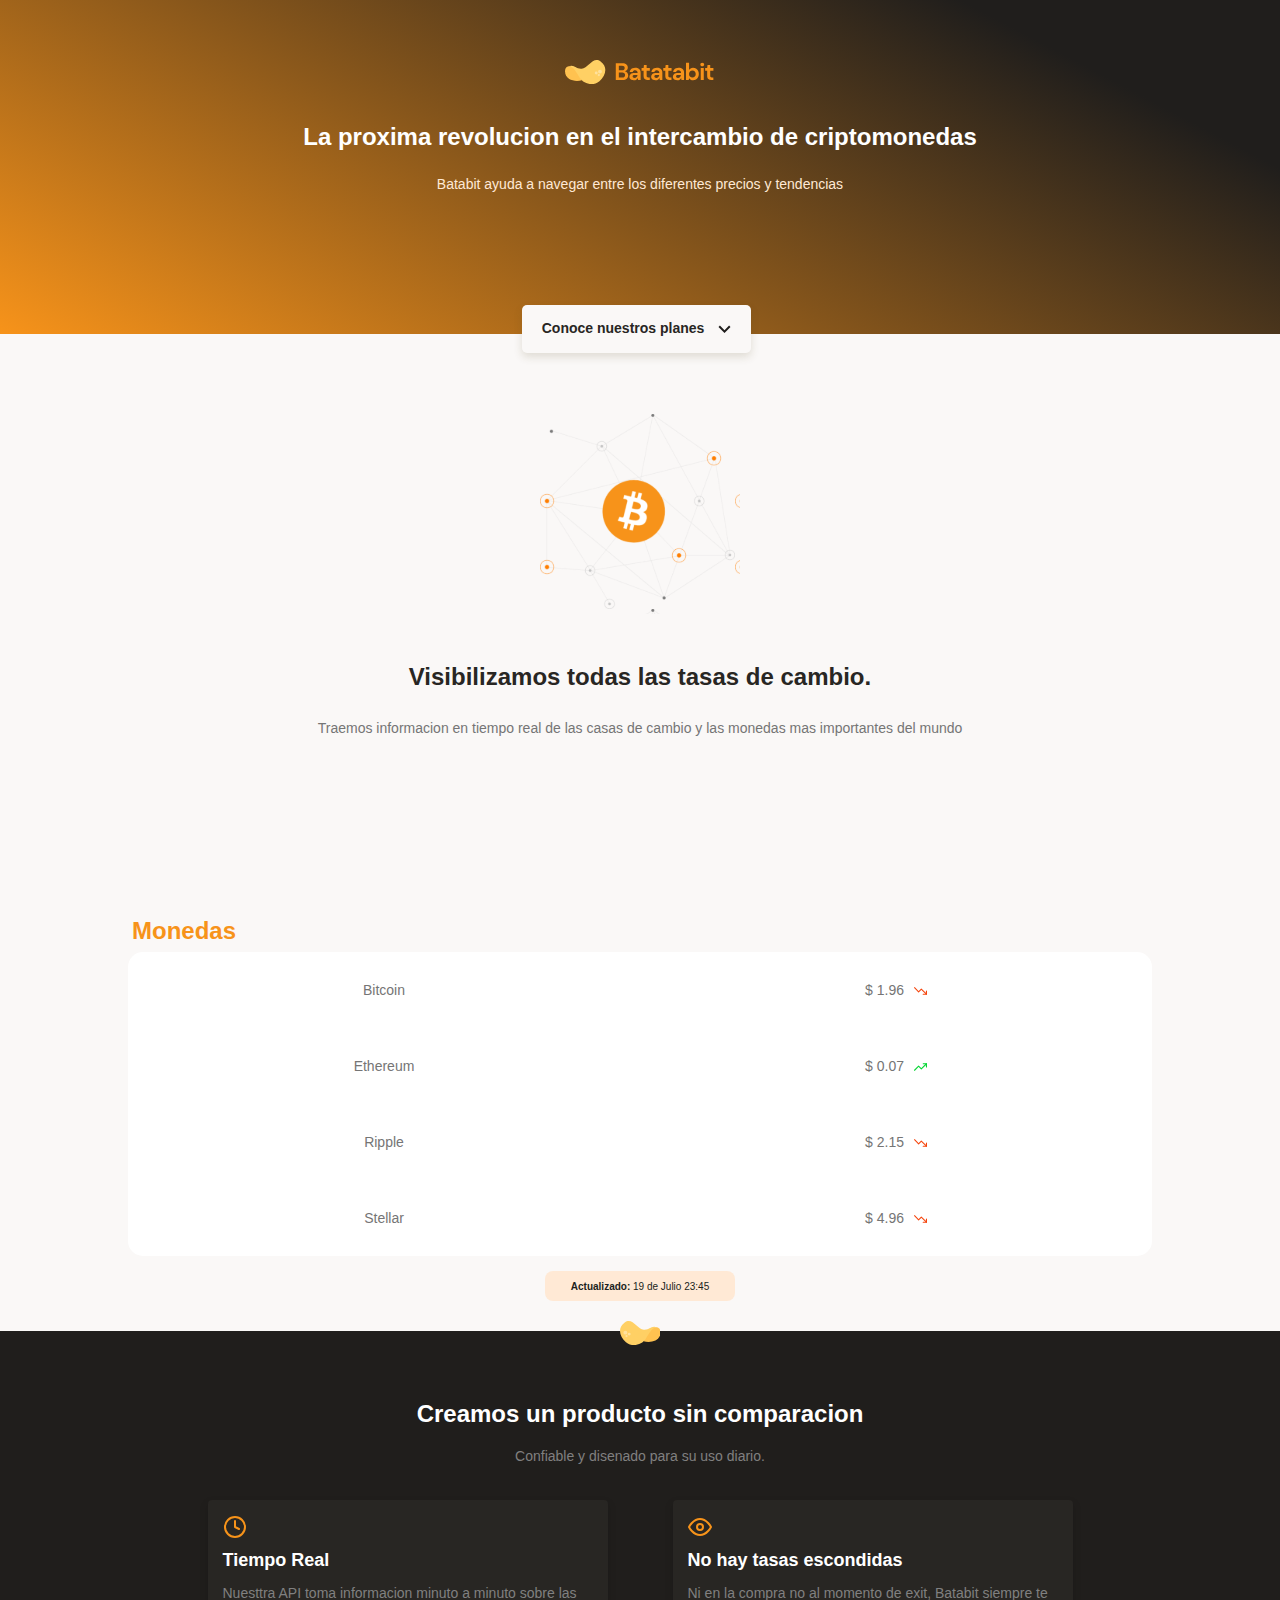
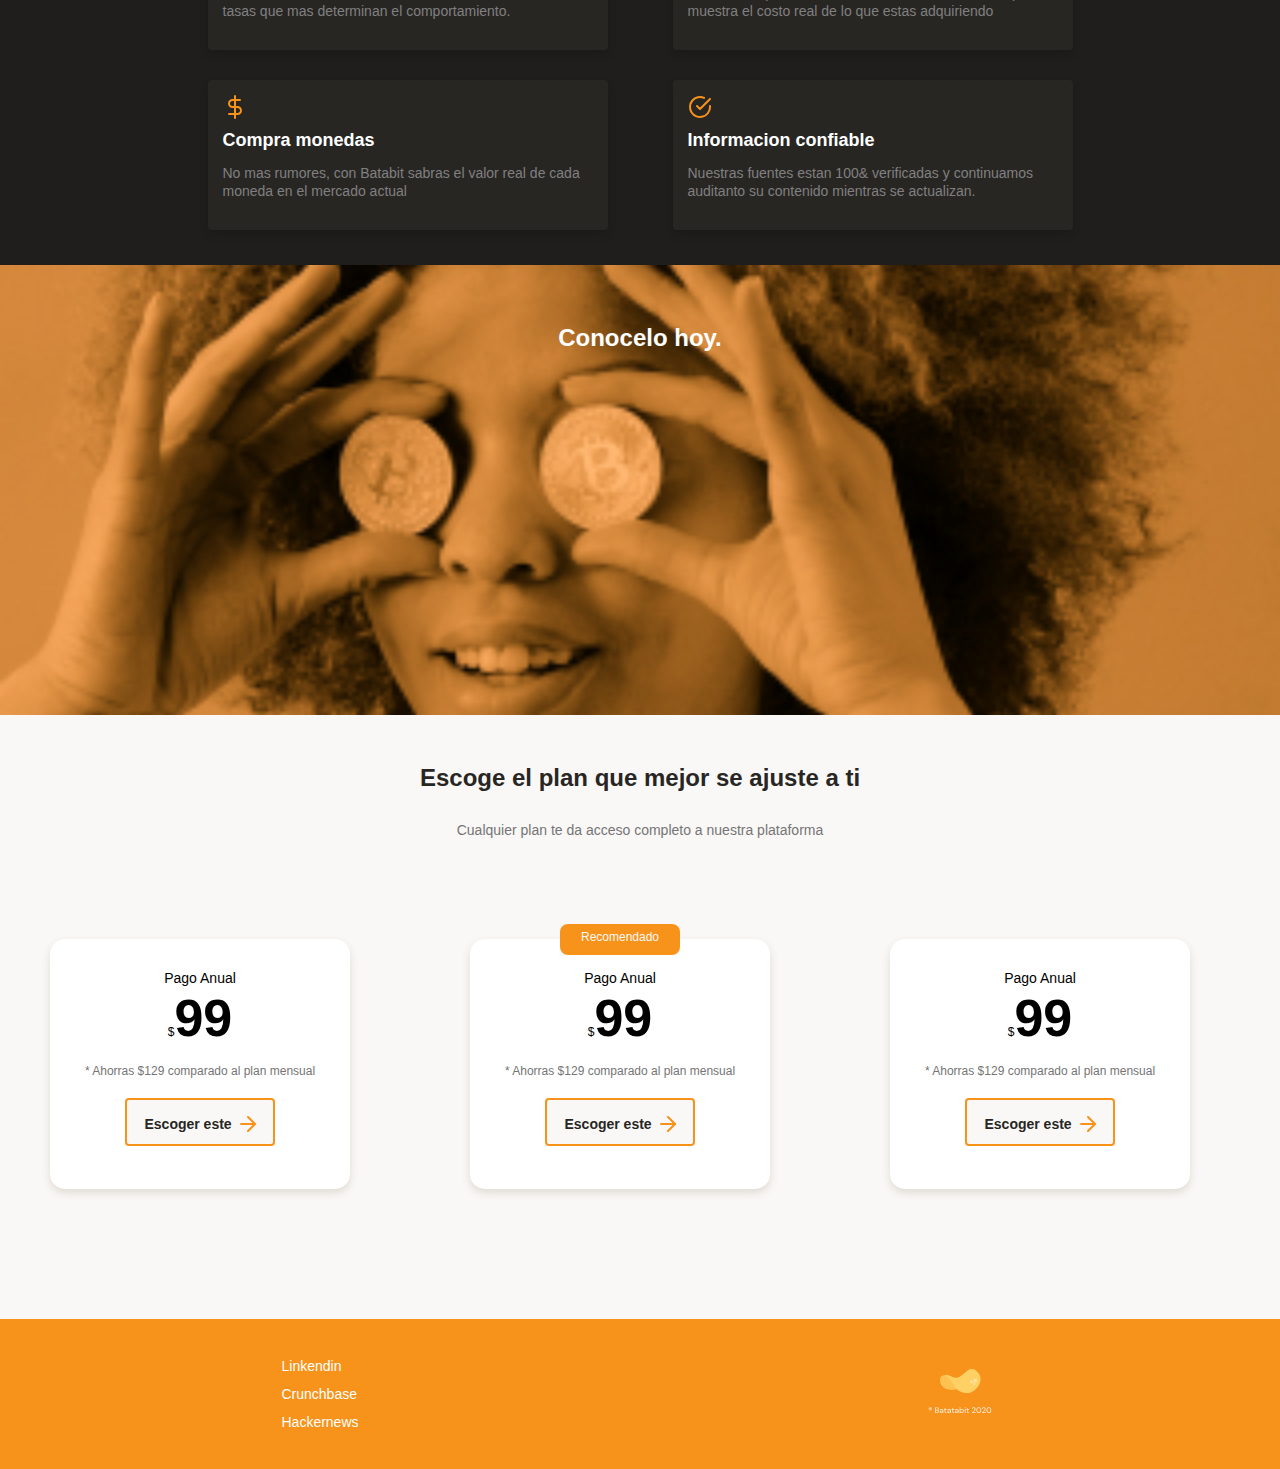
<file: index.html>
<!DOCTYPE html>
<html lang="en" dir="ltr">

<head>
  <meta charset="UTF-8">
  <meta name="viewport" content="width=device-width, initial-scale=1.0">
  <meta http-equiv="X-UA-Compatible" content="ie=edge">
  <link href="https://fonts.googleapis.com/css?family=Open+Sans&display=swap" rel="stylesheet">
  <link rel="stylesheet" href="src/style.css">
  <link href=“https://fonts.googleapis.com/css2?family=DM+Sans:wght@400;500;700&family=Inter:wght@300;500&display=swap”
    rel=“stylesheet”>
  <title>Batabit</title>
</head>

<body>
  <header>
    <img src="Resource/img/logo.svg" alt="Logo">
    <div class="header--title-container">
      <h1>La proxima revolucion en el intercambio de criptomonedas</h1>
      <p>Batabit ayuda a navegar entre los diferentes precios y tendencias</p>
      <a href="#plans" class="header--button">Conoce nuestros planes <span></span></a>
    </div>
  </header>
  <main>
    <section class="main--exchange-container">
      <div class="backgroundImg">

      </div>
      <div class="main-exchange-continer--title">
        <h2>Visibilizamos todas las tasas de cambio.</h2>
        <p>Traemos informacion en tiempo real de las casas de cambio y las monedas mas importantes del mundo</p>
      </div>
      <section class="main--tables-container">
        <div class="main--currency-table">
          <p>Monedas</p>
          <div class="currency--table-container">
            <p class="currency--item-money ">Bitcoin</p>
            <p class="currency--item-price falling_price">$ 1.96<span></span></p>
            <p class="currency--item-money">Ethereum</p>
            <p class="currency--item-price up_price">$ 0.07<span></span></p>
            <p class="currency--item-money">Ripple</p>
            <p class="currency--item-price falling_price">$ 2.15<span></span></p>
            <p class="currency--item-money">Stellar</p>
            <p class="currency--item-price falling_price">$ 4.96<span></span></p>
          </div>
          <div class="currency--p-dateupdate">
            <p> <b> Actualizado: </b>19 de Julio 23:45</p>
          </div>
        </div>

      </section>
    </section>
    <section class="main-product-datail">
      <span class="product-detail-batatalogo"></span>
      <div class="product-detail--title">
        <h2>Creamos un producto sin comparacion</h2>
        <p>Confiable y disenado para su uso diario.</p>
      </div>

      <section class="product-cards--container">
        <article class="product-detail--card">
          <span class="clock"></span>
          <p class="product--card-title">Tiempo Real</p>
          <p class="product--card-body">Nuesttra API toma informacion
            minuto a minuto sobre las tasas que mas determinan el comportamiento. </p>
        </article>
        <article class="product-detail--card">
          <span class="view"></span>
          <p class="product--card-title">No hay tasas escondidas</p>
          <p class="product--card-body"> Ni en la compra no al momento de exit, Batabit siempre te muestra el costo real
            de lo que estas adquiriendo</p>
        </article>
        <article class="product-detail--card">
          <span class="price"></span>
          <p class="product--card-title">Compra monedas</p>
          <p class="product--card-body">No mas rumores, con Batabit sabras el valor real de cada moneda en el mercado
            actual </p>
        </article>
        <article class="product-detail--card">
          <span class="verificate"></span>
          <p class="product--card-title">Informacion confiable</p>
          <p class="product--card-body">Nuestras fuentes estan 100& verificadas y continuamos auditanto su contenido
            mientras se actualizan.</p>
        </article>
      </section>
    </section>
    <section class="bitcoin-img-container">
      <h2>Conocelo hoy.</h2>
    </section>
    <section id="plans" class="main-plans-container">
      <div class="plans--title">
        <h2>Escoge el plan que mejor se ajuste a ti</h2>
        <p>Cualquier plan te da acceso completo a nuestra plataforma</p>
      </div>
      <section class="plans-container-slider">
        <article class="plans-container--card">
          <div class="plan-info-container">
            <h3 class="plan-card--title">Pago Anual</h3>
            <p class="plan-card--price"><span>$</span>99</p>
            <p class="plan-card--saving">* Ahorras $129 comparado al plan mensual</p>
            <button class="plan-card--ca">Escoger este <span></span></button>
          </div>
        </article>
        <article class="plans-container--card">
          <p>Recomendado</p>
          <div class="plan-info-container">
            <h3 class="plan-card--title">Pago Anual</h3>
            <p class="plan-card--price"><span>$</span>99</p>
            <p class="plan-card--saving">* Ahorras $129 comparado al plan mensual</p>
            <button class="plan-card--ca">Escoger este <span></span></button>
          </div>
        </article>
        <article class="plans-container--card">
          <div class="plan-info-container">
            <h3 class="plan-card--title">Pago Anual</h3>
            <p class="plan-card--price"><span>$</span>99</p>
            <p class="plan-card--saving">* Ahorras $129 comparado al plan mensual</p>
            <button class="plan-card--ca">Escoger este <span></span></button>
          </div>
        </article>
        <article></article>
        <article></article>
      </section>

    </section>
  </main>
  <footer>
    <section class="left">
      <ul>
        <li><a href="#">Linkendin</a></li>
        <li><a href="#">Crunchbase</a></li>
        <li><a href="#">Hackernews</a></li>
      </ul>
    </section>
    <section class="right">
      <img src="Resource/img/logo-footer.svg" alt="Logo de Batatabit 2020">
    </section>
  </footer>
</body>

</html>
</file>
<file: src/style.css>
/*
1. Posicionanmiento
2. Modelo de caja (box model)
3. Tipografia
4. Visuales
5. Otros
*/
* {
  -webkit-box-sizing: border-box;
          box-sizing: border-box;
  padding: 0;
  margin: 0;
}

html {
  font-size: 62.5%;
  font-family: "DM sans", sans-serif;
}

header {
  background: linear-gradient(207.8deg, #201e1c 16.69%, #F7931A 100%);
  position: relative;
  display: -webkit-box;
  display: -ms-flexbox;
  display: flex;
  -webkit-box-orient: vertical;
  -webkit-box-direction: normal;
      -ms-flex-direction: column;
          flex-direction: column;
  -webkit-box-pack: center;
      -ms-flex-pack: center;
          justify-content: center;
  width: 100%;
  min-width: 320px;
  height: 334px;
  text-align: center;
}

header img {
  width: 150px;
  height: 24px;
  margin-top: 60px;
  -ms-flex-item-align: center;
      -ms-grid-row-align: center;
      align-self: center;
}

.header--title-container {
  width: 90%;
  min-width: 288px;
  max-width: 900px;
  height: 218px;
  margin-top: 40px;
  text-align: center;
  -ms-flex-item-align: center;
      -ms-grid-row-align: center;
      align-self: center;
}

.header--title-container h1 {
  font-size: 2.4rem;
  font-weight: bold;
  line-height: 2.6rem;
  color: #ffff;
}

.header--title-container p {
  margin-top: 25px;
  font-size: 1.4rem;
  font-weight: 500;
  line-height: 1.8rem;
  color: #FFE9D5;
}

.header--title-container .header--button {
  position: absolute;
  left: calc(50% - 118px);
  top: 270px;
  display: block;
  margin-top: 35px;
  padding: 15px;
  width: 229px;
  height: 48px;
  background-color: #faf8f7;
  -webkit-box-shadow: 0 4px 8px rgba(89, 73, 30, 0.16);
          box-shadow: 0 4px 8px rgba(89, 73, 30, 0.16);
  border: none;
  border-radius: 5px;
  font-size: 1.4rem;
  font-weight: bold;
  text-decoration: none;
  color: #282623;
}

.header--button span {
  display: inline-block;
  width: 13px;
  height: 8px;
  margin-left: 10px;
  background-image: url("../Resource/icons/down-arrow.svg");
  background-size: cover;
  background-position: center;
  background-repeat: no-repeat;
}

main {
  width: 100%;
  height: auto;
  background-color: #faf8f7;
}

.main--exchange-container {
  width: 100%;
  height: auto;
  padding-top: 80px;
  padding-bottom: 30px;
  text-align: center;
}

.main-exchange-continer--title {
  width: 90%;
  min-height: 288px;
  max-width: 900px;
  margin: 0 auto;
}

.main--exchange-container .backgroundImg {
  width: 200px;
  height: 200px;
  margin: 0 auto 50px;
  background-image: url("../Resource/img/Bitcoin.svg");
}

.main--exchange-container h2 {
  margin-bottom: 30px;
  font-size: 2.4rem;
  font-weight: bold;
  line-height: 2.6rem;
  color: #282623;
}

.main--exchange-container p {
  margin-bottom: 30px;
  font-size: 1.4rem;
  font-weight: 500;
  line-height: 1.6rem;
  color: #757575;
}

.main--currency-table {
  padding: 0 10%;
}

.currency--table-container {
  background-color: #ffff;
  border-radius: 15px;
  display: -ms-grid;
  display: grid;
  -ms-grid-columns: 50% 50%;
      grid-template-columns: 50% 50%;
  -ms-grid-rows: 25% 25% 25% 25%;
      grid-template-rows: 25% 25% 25% 25%;
  text-align: center;
}

.currency--item-money {
  margin-top: 30px;
}

.currency--item-price {
  margin-top: 30px;
}

.main--currency-table > p {
  position: absolute;
  color: #F7931A;
  font-size: 2.4rem;
  font-weight: 800;
  line-height: 1.8rem;
  margin: -30px 0 0px 4px;
}

.falling_price span {
  display: inline-block;
  width: 13px;
  height: 8px;
  margin-left: 10px;
  background-image: url("../Resource/icons/trending-down.svg");
  background-size: cover;
  background-position: center;
  background-repeat: no-repeat;
}

.up_price span {
  display: inline-block;
  width: 13px;
  height: 8px;
  margin-left: 10px;
  background-image: url("../Resource/icons/trending-up.svg");
  background-size: cover;
  background-position: center;
  background-repeat: no-repeat;
}

.currency--p-dateupdate {
  width: 190px;
  height: 30px;
  margin: 0 auto;
  margin-top: 15px;
  padding: 8px;
  background-color: #FFE9D5;
  border-radius: 8px;
}

.currency--p-dateupdate p {
  font-size: 1rem;
  line-height: 1.5rem;
  color: #201e1c;
}

.main-product-datail {
  position: relative;
  width: 100%;
  min-width: 320px;
  height: auto;
  padding: 20px 10px;
  background-color: #201e1c;
}

.product-detail-batatalogo {
  position: absolute;
  width: 40px;
  height: 25px;
  background-image: url("../Resource/icons/batata.svg");
  top: -10px;
  left: calc(50% - 20px);
}

.product-detail--title {
  width: 90%;
  min-width: 288px;
  height: auto;
  margin: 0 auto;
  margin-top: 50px;
  text-align: center;
}

.product-detail--title h2 {
  margin-bottom: 20px;
  font-size: 2.4rem;
  font-weight: bold;
  line-height: 2.6rem;
  color: #ffff;
}

.product-detail--title p {
  margin-bottom: 20px;
  font-size: 1.4rem;
  font-weight: 500;
  line-height: 1.8rem;
  color: #808080;
}

.product-detail--card {
  width: 90%;
  min-width: 288px;
  max-width: 400px;
  min-height: 150px;
  margin: 15px auto;
  padding: 15px;
  background-color: #282623;
  border-radius: 4px;
  -webkit-box-shadow: 0 4px 8px rgba(0, 0, 0, 0.16);
          box-shadow: 0 4px 8px rgba(0, 0, 0, 0.16);
}

.product--card-title {
  margin-bottom: 15px;
  font-size: 1.8rem;
  font-weight: bold;
  line-height: 1.8rem;
  color: #ffff;
}

.product--card-body {
  font-size: 1.4rem;
  font-weight: 500;
  line-height: 1.8rem;
  color: #808080;
}

.product-detail--card .clock {
  display: inline-block;
  width: 24px;
  height: 24px;
  margin-bottom: 10px;
  background-image: url("../Resource/icons/clock.svg");
}

.product-detail--card .view {
  display: inline-block;
  width: 24px;
  height: 24px;
  margin-bottom: 10px;
  background-image: url("../Resource/icons/eye.svg");
}

.product-detail--card .price {
  display: inline-block;
  width: 24px;
  height: 24px;
  margin-bottom: 10px;
  background-image: url("../Resource/icons/dollar-sign.svg");
}

.product-detail--card .verificate {
  display: inline-block;
  width: 24px;
  height: 24px;
  margin-bottom: 10px;
  background-image: url("../Resource/icons/check-circle.svg");
}

.bitcoin-img-container {
  width: 100%;
  min-width: 320px;
  height: 50vh;
  background-image: url("../Resource/img/bitcoinbaby.jpg");
  background-size: cover;
  background-position: center;
  background-repeat: no-repeat;
  text-align: center;
}

.bitcoin-img-container h2 {
  padding-top: 60px;
  font-size: 2.4rem;
  font-weight: bold;
  line-height: 2.6rem;
  color: #ffff;
}

.main-plans-container {
  width: 100%;
  min-width: 320px;
  padding-bottom: 70px;
  text-align: center;
}

.plans--title {
  width: 90%;
  min-width: 288px;
  height: auto;
  margin: 0 auto;
  margin-bottom: 50px;
}

.plans--title h2 {
  padding-top: 50px;
  font-size: 2.4rem;
  font-weight: bold;
  line-height: 2.6rem;
  color: #282623;
}

.plans--title p {
  padding-top: 30px;
  font-size: 1.4rem;
  font-weight: 500;
  line-height: 1.8rem;
  color: #757575;
}

.plans-container-slider {
  display: -webkit-box;
  display: -ms-flexbox;
  display: flex;
  gap: 20px;
  height: 360px;
  overflow-x: scroll;
  overscroll-behavior-x: contain;
  -ms-scroll-snap-type: x proximity;
      scroll-snap-type: x proximity;
}

.plans-container--card {
  position: relative;
  scroll-snap-align: center;
  width: 70%;
  min-width: 190px;
  max-width: 300px;
  height: 250px;
  margin: 50px auto 0;
  padding: 0 15px;
  background-color: #ffff;
  border-radius: 15px;
  -webkit-box-shadow: 0 4px 8px rgba(89, 73, 30, 0.16);
          box-shadow: 0 4px 8px rgba(89, 73, 30, 0.16);
}

.plans-container--card > p {
  position: absolute;
  width: 120px;
  height: 31px;
  left: calc(50% - 60px);
  top: -15px;
  padding: 6px;
  font-size: 1.2rem;
  color: #faf8f7;
  background-color: #F7931A;
  border-radius: 8px;
}

.plan-card--title {
  padding-top: 30px;
  font-size: 1.4rem;
  font-weight: 500;
  line-height: 1.8rem;
  color: black;
}

.plan-card--price {
  padding: 5px 0;
  font-size: 5.2rem;
  font-weight: bold;
  line-height: 5.3rem;
  color: black;
}

.plan-card--price span {
  font-size: 1.2rem;
  font-weight: 300;
  padding-bottom: 10px;
}

.plan-card--saving {
  font-size: 1.2rem;
  color: #757575;
}

.plan-card--ca {
  width: 150px;
  height: 48px;
  margin-top: 20px;
  background-color: #faf8f7;
  border: 2px solid #F7931A;
  border-radius: 4px;
  font-size: 1.4rem;
  font-weight: bold;
  line-height: 1.8rem;
  color: #282623;
  font-family: "DM sans", sans-serif;
}

.plan-card--ca span {
  display: inline-block;
  width: 20px;
  height: 20px;
  background-image: url("../Resource/icons/orange-right-arrow.svg");
  vertical-align: text-bottom;
}

footer {
  display: -webkit-box;
  display: -ms-flexbox;
  display: flex;
  width: 100%;
  height: 150px;
  background-color: #F7931A;
}

footer section {
  display: -webkit-box;
  display: -ms-flexbox;
  display: flex;
  width: 50%;
  -webkit-box-pack: center;
      -ms-flex-pack: center;
          justify-content: center;
  -webkit-box-align: center;
      -ms-flex-align: center;
          align-items: center;
}

footer .left ul {
  font-size: 1.4rem;
  font-weight: 500;
  line-height: 1.8rem;
  list-style: none;
}

.left li {
  margin: 10px 0;
}

.left a {
  text-decoration: none;
  color: #ffff;
}

@media (max-width: 610px) {
  .plans-container--slider {
    -webkit-box-pack: center;
        -ms-flex-pack: center;
            justify-content: center;
  }
}

@media (min-width: 930px) {
  .product-cards--container {
    display: -webkit-box;
    display: -ms-flexbox;
    display: flex;
    -ms-flex-wrap: wrap;
        flex-wrap: wrap;
    width: 930px;
    margin: 0 auto;
  }
}
</file>
